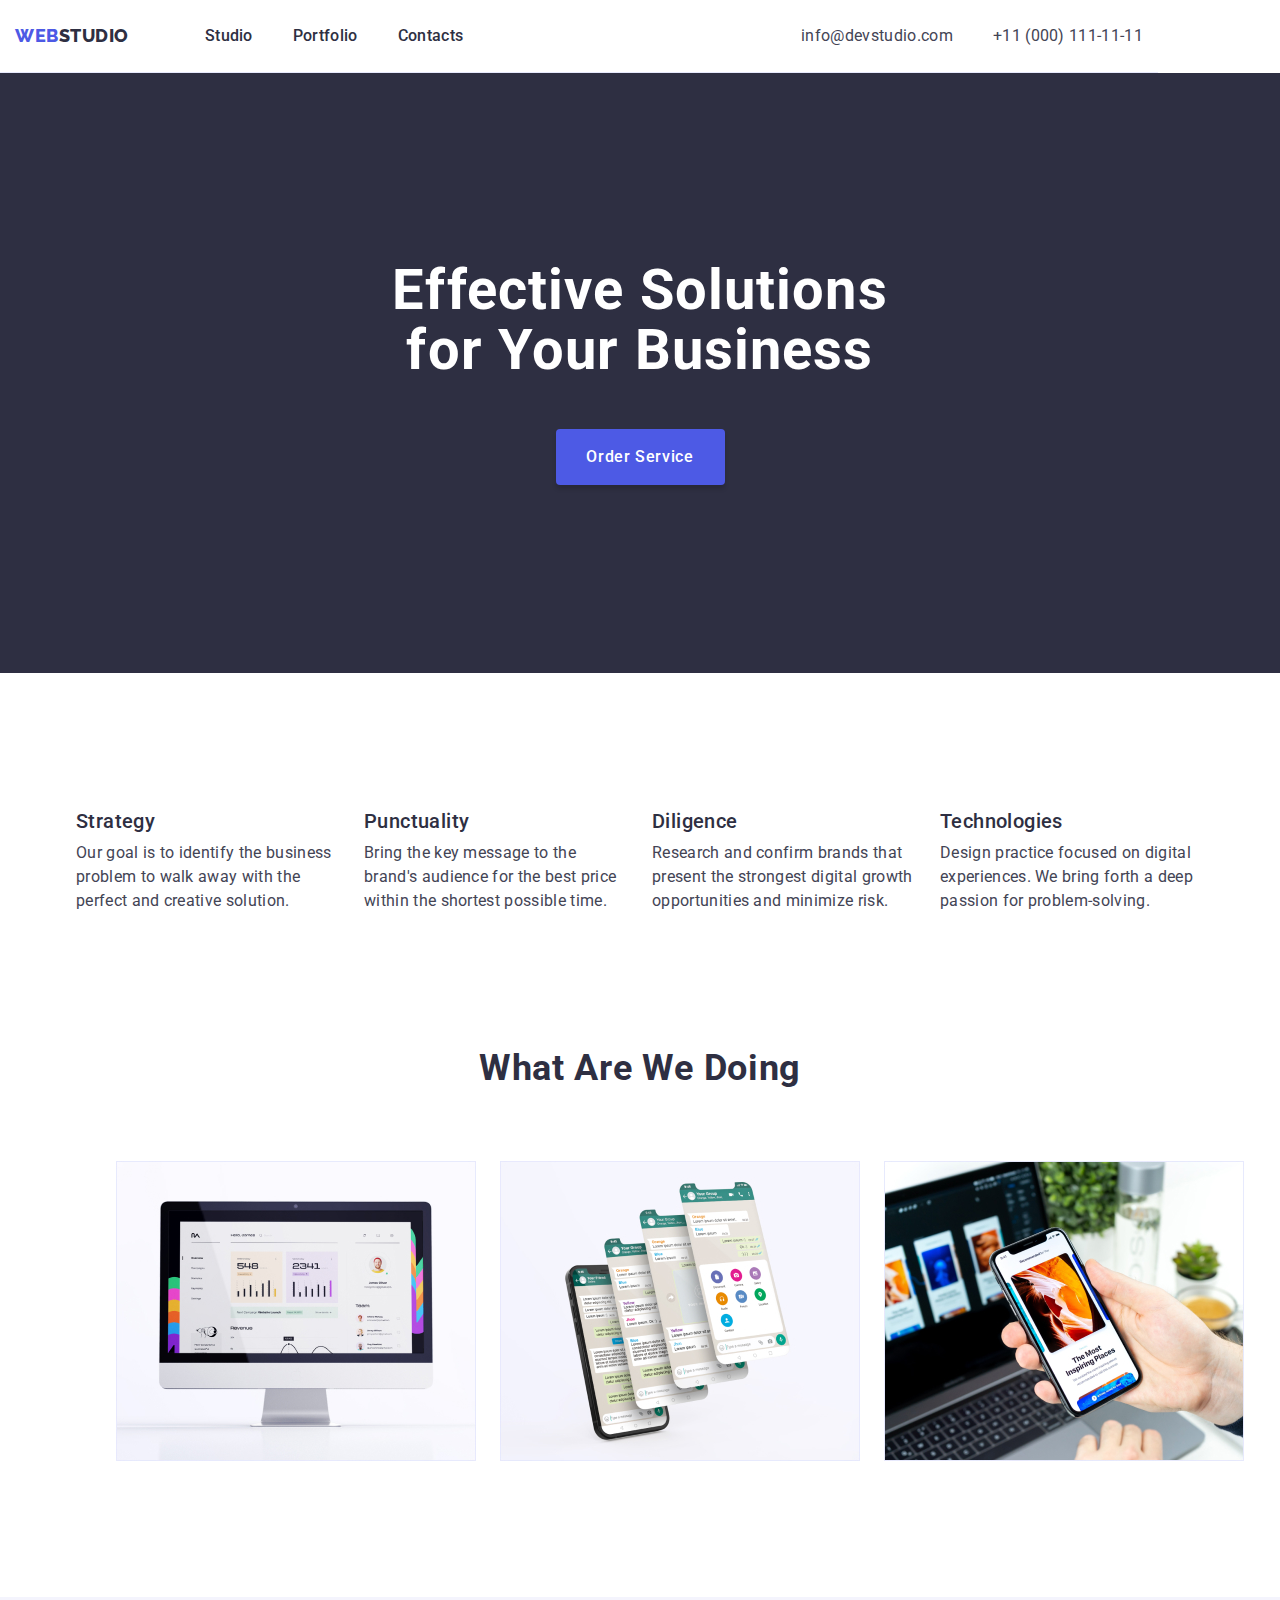
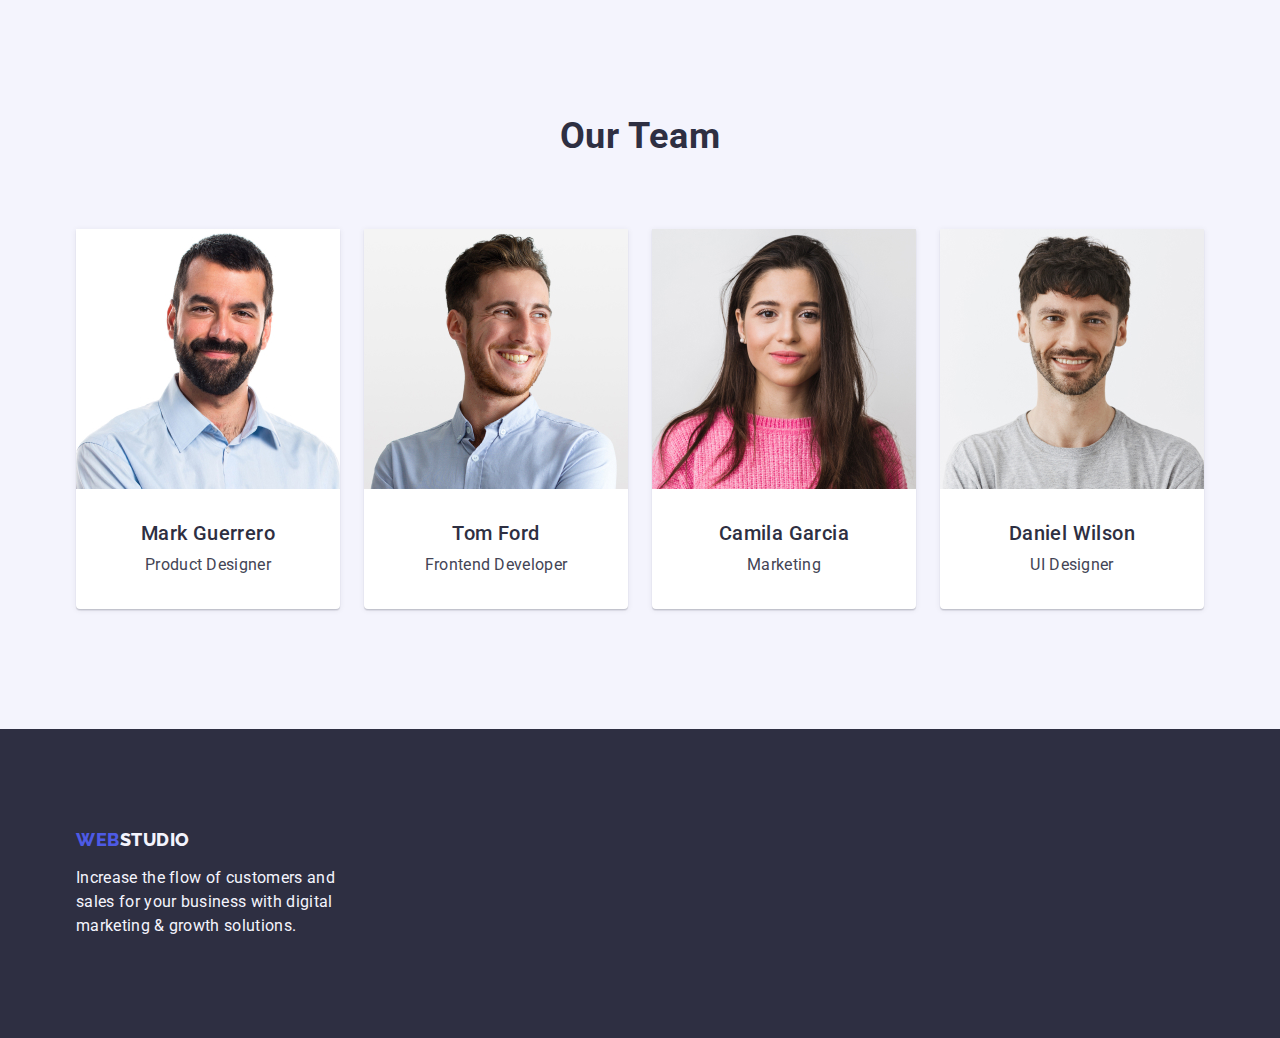
<file: index.html>
<!DOCTYPE html>
<html lang="en">
  <head>
    <meta charset="UTF-8" />
    <meta http-equiv="X-UA-Compatible" content="IE=edge" />
    <meta name="viewport" content="width=, initial-scale=1.0" />
    <title>Document</title>
    <!-- Font styles -->
    <link rel="preconnect" href="https://fonts.googleapis.com" />
    <link rel="preconnect" href="https://fonts.gstatic.com" crossorigin />
    <link
      href="https://fonts.googleapis.com/css2?family=Raleway:wght@800&family=Roboto:wght@400;500;700;900&display=swap"
      rel="stylesheet"
    />
    <!-- Normalise -->
    <link
      rel="stylesheet"
      href="https://cdn.jsdelivr.net/npm/modern-normalize@2.0.0/modern-normalize.min.css"
    />
    <!-- Custom Styles -->
    <link rel="stylesheet" href="./css/styles.css" />
  </head>
  <body>
    <!-- Header -->
    <header class="header">
      <div class="header-container container">
        <nav class="nav-container">
          <a class="logo link">Web<span class="logo-color">Studio</span> </a>
          <ul class="list header-nav-list">
            <li class="link header-nav-item">
              <a class="header-nav-item link" href="./index.html">Studio</a>
            </li>
            <li class="link header-nav-item">
              <a class="header-nav-item link" href="./portfolio.html"
                >Portfolio</a
              >
            </li>
            <li class="link header-nav-item">
              <a class="header-nav-item link" href="">Contacts</a>
            </li>
          </ul>
        </nav>
        <address class="adress">
          <ul class="header-adress list">
            <li>
              <a class="adress-a link" href="mailto:info@devstudio.com"
                >info@devstudio.com</a
              >
            </li>
            <li>
              <a class="adress-a link" href="tel:+110001111111"
                >+11 (000) 111-11-11</a
              >
            </li>
          </ul>
        </address>
      </div>
    </header>
    <main>
      <!-- Hero Section -->
      <section class="hero">
        <div class="container">
          <h1 class="main-title">Effective Solutions for Your Business</h1>
          <button type="button" class="btn">Order Service</button>
        </div>
      </section>
      <!-- 4 facts -->
      <section class="section-space">
        <div class="container">
          <h2 class="visually-hidden">features</h2>
          <ul class="list facts-list">
            <li class="facts-item">
              <h3 class="subtitle subtitle-facts">Strategy</h3>
              <p class="facts-desc">
                Our goal is to identify the business problem to walk away with
                the perfect and creative solution.
              </p>
            </li>
            <li class="facts-item">
              <h3 class="subtitle subtitle-facts">Punctuality</h3>
              <p class="facts-desc">
                Bring the key message to the brand's audience for the best price
                within the shortest possible time.
              </p>
            </li>
            <li class="facts-item">
              <h3 class="subtitle subtitle-facts">Diligence</h3>
              <p class="facts-desc">
                Research and confirm brands that present the strongest digital
                growth opportunities and minimize risk.
              </p>
            </li>
            <li class="facts-item">
              <h3 class="subtitle subtitle-facts">Technologies</h3>
              <p class="facts-desc">
                Design practice focused on digital experiences. We bring forth a
                deep passion for problem-solving.
              </p>
            </li>
          </ul>
        </div>
      </section>
      <!-- What are we doing  -->
      <section class="section-doing">
        <div class="container">
          <h2 class="section-title doing-title">What are we doing</h2>
          <ul class="doing-list list">
            <li class="doing-item">
              <img src="./images_for_hm1/img1.jpg" alt="computer" width="360" />
            </li>
            <li class="doing-item">
              <img src="./images_for_hm1/img2.jpg" alt="phone" width="360" />
            </li>
            <li class="doing-item">
              <img src="./images_for_hm1/img3.jpg" alt="both" width="360" />
            </li>
          </ul>
        </div>
      </section>
      <!-- Our Team -->
      <section class="team section-space">
        <div class="container">
          <h2 class="section-title team-title">Our Team</h2>
          <ul class="list team-list">
            <li class="team-item">
              <img
                src="./images_for_hm1/img4.jpg"
                alt="Mark Guererro"
                width="264"
              />
              <div class="team-card">
                <h3 class="subtitle team-subtitle">Mark Guerrero</h3>
                <p class="team-text">Product Designer</p>
              </div>
            </li>
            <li class="team-item">
              <img src="./images_for_hm1/img5.jpg" alt="Tom Ford" width="264" />
              <div class="team-card">
                <h3 class="subtitle team-subtitle">Tom Ford</h3>
                <p class="team-text">Frontend Developer</p>
              </div>
            </li>
            <li class="team-item">
              <img
                src="./images_for_hm1/img6.jpg"
                alt="Camila Garcia"
                width="264"
              />
              <div class="team-card">
                <h3 class="subtitle team-subtitle">Camila Garcia</h3>
                <p class="team-text">Marketing</p>
              </div>
            </li>
            <li class="team-item">
              <img
                src="./images_for_hm1/img7.jpg"
                alt="Daniel Wilson"
                width="264"
              />
              <div class="team-card">
                <h3 class="subtitle team-subtitle">Daniel Wilson</h3>
                <p class="team-text">UI Designer</p>
              </div>
            </li>
          </ul>
        </div>
      </section>
    </main>
    <footer class="footer">
      <div class="container">
        <a class="logo-footer link" href="./index.html"
          >Web<span class="logo-footer-color">Studio</span></a
        >
        <p class="footer-desc">
          Increase the flow of customers and sales for your business with
          digital marketing & growth solutions.
        </p>
      </div>
    </footer>
  </body>
</html>
</file>
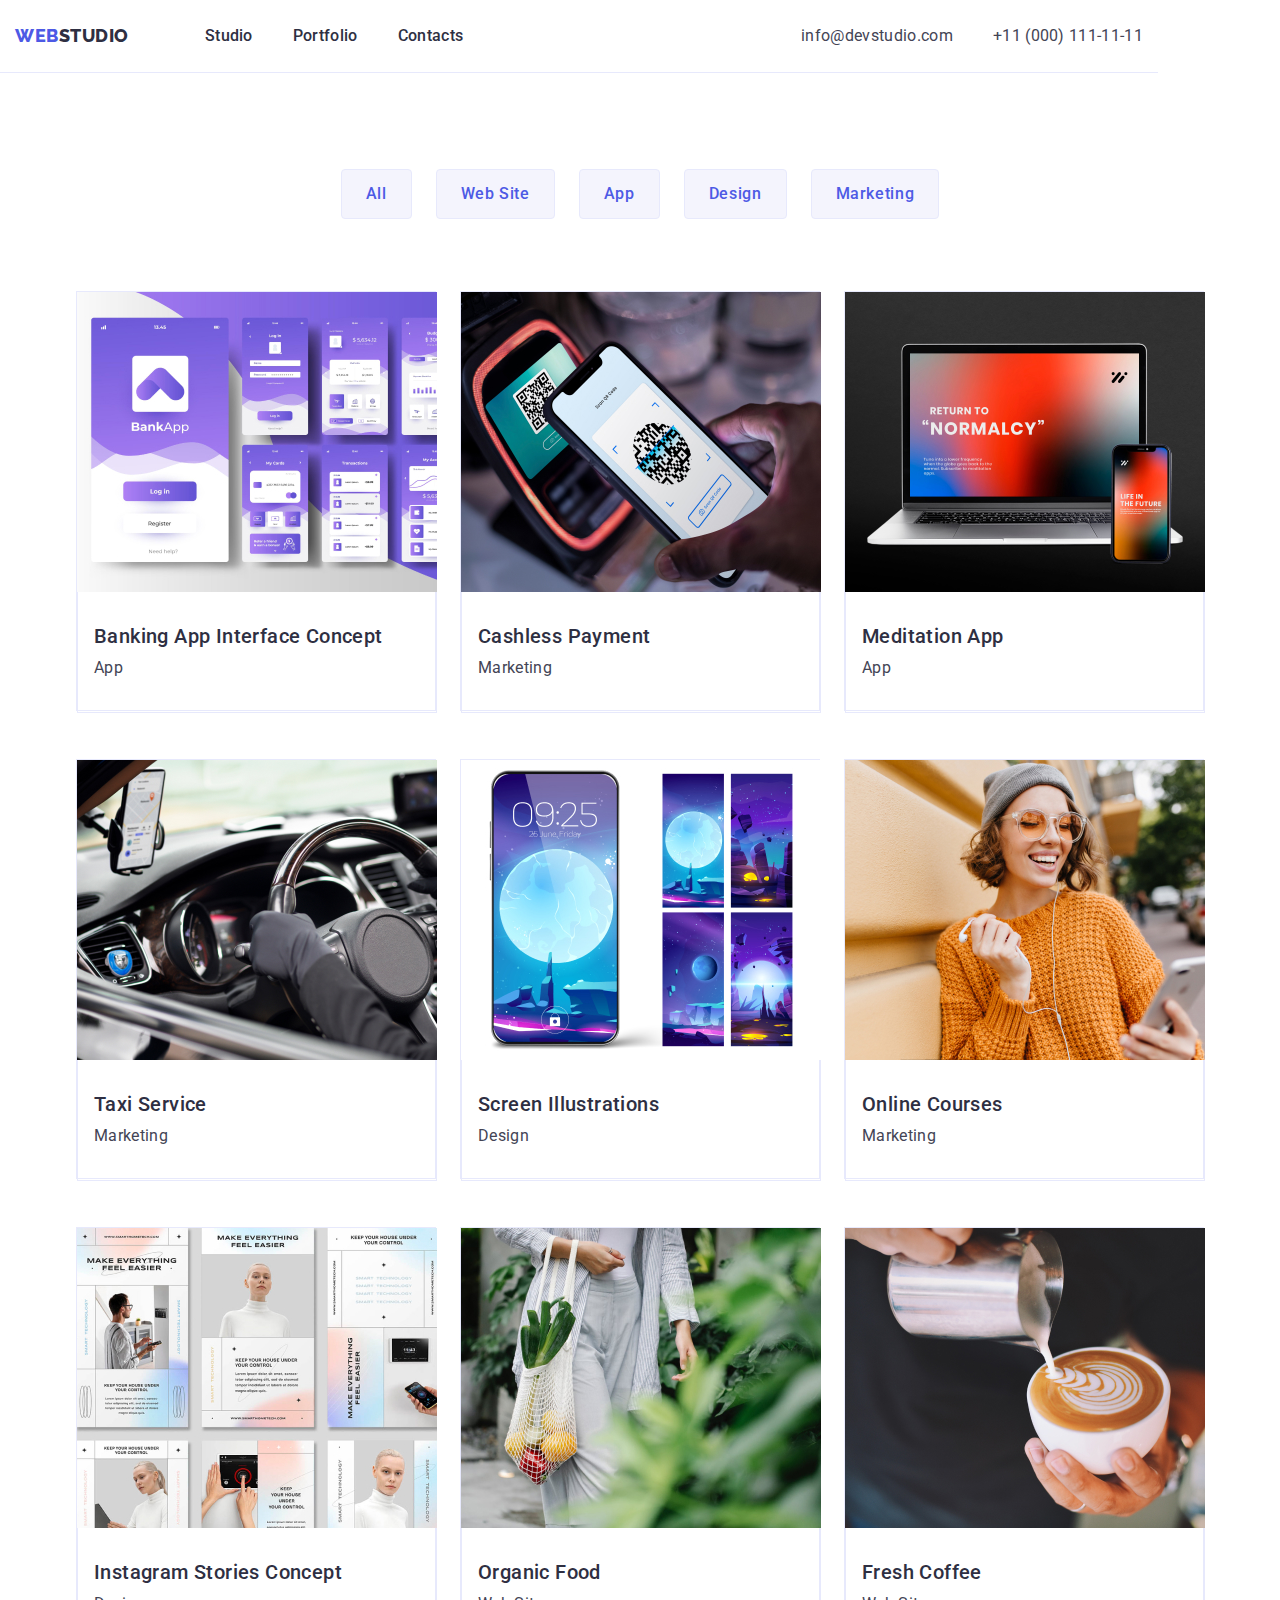
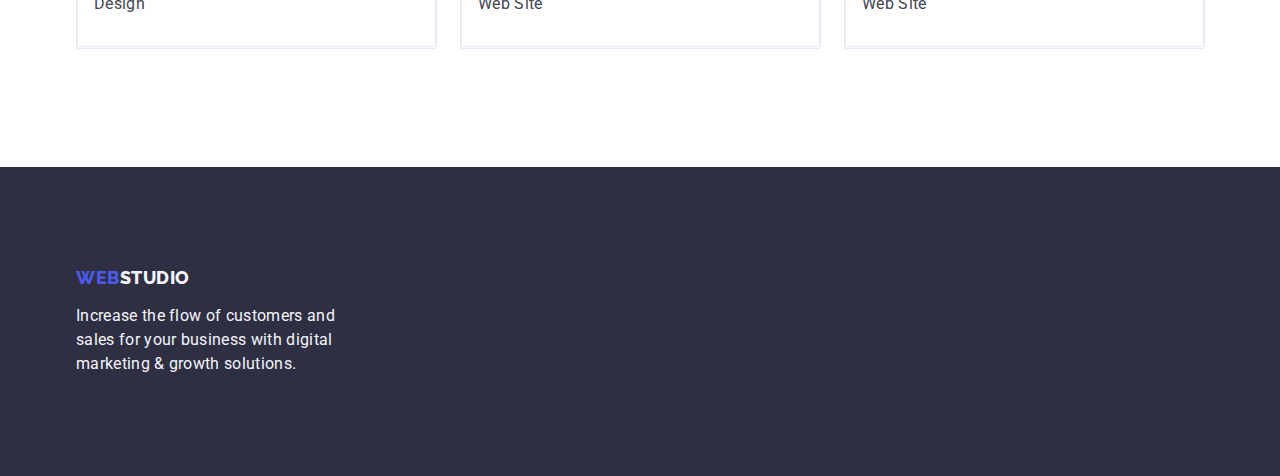
<file: portfolio.html>
<!DOCTYPE html>
<html lang="en">
  <head>
    <meta charset="UTF-8" />
    <meta http-equiv="X-UA-Compatible" content="IE=edge" />
    <meta name="viewport" content="width=device-width, initial-scale=1.0" />
    <title>Portfolio</title>
    <!-- Font Styles -->
    <link rel="preconnect" href="https://fonts.googleapis.com" />
    <link rel="preconnect" href="https://fonts.gstatic.com" crossorigin />
    <link
      href="https://fonts.googleapis.com/css2?family=Raleway:wght@800&family=Roboto:wght@400;500;700;900&display=swap"
      rel="stylesheet"
    />
    <!-- Normalise -->
    <link
      rel="stylesheet"
      href="https://cdn.jsdelivr.net/npm/modern-normalize@2.0.0/modern-normalize.min.css"
    />
    <!-- Custom Styles -->
    <link rel="stylesheet" href="./css/styles.css" />
  </head>
  <body>
    <!-- Header -->
    <header class="header">
      <div class="header-container container">
        <nav class="nav-container">
          <a class="logo link">Web<span class="logo-color">Studio</span> </a>
          <ul class="list header-nav-list">
            <li class="link header-nav-item">
              <a class="header-nav-item link" href="./index.html">Studio</a>
            </li>
            <li class="link header-nav-item">
              <a class="header-nav-item link" href="./portfolio.html"
                >Portfolio</a
              >
            </li>
            <li class="link header-nav-item">
              <a class="header-nav-item link" href="">Contacts</a>
            </li>
          </ul>
        </nav>
        <address class="adress">
          <ul class="header-adress list">
            <li>
              <a class="adress-a link" href="mailto:info@devstudio.com"
                >info@devstudio.com</a
              >
            </li>
            <li>
              <a class="adress-a link" href="tel:+110001111111"
                >+11 (000) 111-11-11</a
              >
            </li>
          </ul>
        </address>
      </div>
    </header>
    <main>
      <!-- Filter -->
      <section class="portfolio">
        <div class="container">
          <h1 class="visually-hidden">Articles</h1>
          <ul class="list filter-list">
            <li class="btn-item">
              <button class="btn-ptf" type="button">All</button>
            </li>
            <li class="btn-item">
              <button class="btn-ptf" type="button">Web Site</button>
            </li>
            <li class="btn-item">
              <button class="btn-ptf" type="button">App</button>
            </li>
            <li class="btn-item">
              <button class="btn-ptf" type="button">Design</button>
            </li>
            <li class="btn-item">
              <button class="btn-ptf" type="button">Marketing</button>
            </li>
          </ul>
          <!-- Main bit -->
          <ul class="list main-list">
            <li class="main-item">
              <a class="link" href="">
                <img
                  src="./images_for_hw2/img21.jpg"
                  alt="Banking App Interface
                Concept"
                  width="360"
                />
                <div class="main-text">
                  <h2 class="article-title">Banking App Interface Concept</h2>
                  <p class="article-text">App</p>
                </div></a
              >
            </li>
            <li class="main-item">
              <a class="link" href="">
                <img
                  src="./images_for_hw2/img22.jpg"
                  alt="Cashless Payment"
                  width="360"
                />
                <div class="main-text">
                  <h2 class="article-title">Cashless Payment</h2>
                  <p class="article-text">Marketing</p>
                </div></a
              >
            </li>
            <li class="main-item">
              <a class="link" href="">
                <img
                  src="./images_for_hw2/img23.jpg"
                  alt="Meditation App"
                  width="360"
                />
                <div class="main-text">
                  <h2 class="article-title">Meditation App</h2>
                  <p class="article-text">App</p>
                </div></a
              >
            </li>
            <li class="main-item">
              <a class="link" href="">
                <img
                  src="./images_for_hw2/img24.jpg"
                  alt="Taxi Service"
                  width="360"
                />
                <div class="main-text">
                  <h2 class="article-title">Taxi Service</h2>
                  <p class="article-text">Marketing</p>
                </div></a
              >
            </li>
            <li class="main-item">
              <a class="link" href="">
                <img
                  src="./images_for_hw2/img25.jpg"
                  alt="Screen Illustrations"
                  width="360"
                />
                <div class="main-text">
                  <h2 class="article-title">Screen Illustrations</h2>
                  <p class="article-text">Design</p>
                </div></a
              >
            </li>
            <li class="main-item">
              <a class="link" href="">
                <img
                  src="./images_for_hw2/img26.jpg"
                  alt="Online Courses"
                  width="360"
                />
                <div class="main-text">
                  <h2 class="article-title">Online Courses</h2>
                  <p class="article-text">Marketing</p>
                </div></a
              >
            </li>
            <li class="main-item">
              <a class="link" href="">
                <img
                  src="./images_for_hw2/img27.jpg"
                  alt="Instagram Stories Concept"
                  width="360"
                />
                <div class="main-text">
                  <h2 class="article-title">Instagram Stories Concept</h2>
                  <p class="article-text">Design</p>
                </div></a
              >
            </li>
            <li class="main-item">
              <a class="link" href="">
                <img
                  src="./images_for_hw2/img28.jpg"
                  alt="Organic Food"
                  width="360"
                />
                <div class="main-text">
                  <h2 class="article-title">Organic Food</h2>
                  <p class="article-text">Web Site</p>
                </div></a
              >
            </li>
            <li class="main-item">
              <a class="link" href="">
                <img
                  src="./images_for_hw2/img29.jpg"
                  alt="Fresh Coffee"
                  width="360"
                />
                <div class="main-text">
                  <h2 class="article-title">Fresh Coffee</h2>
                  <p class="article-text">Web Site</p>
                </div></a
              >
            </li>
          </ul>
        </div>
      </section>
    </main>
    <footer class="footer">
      <div class="container">
        <a class="logo-footer link" href="./index.html"
          >Web<span class="logo-footer-color">Studio</span></a
        >
        <p class="footer-desc">
          Increase the flow of customers and sales for your business with
          digital marketing & growth solutions.
        </p>
      </div>
    </footer>
  </body>
</html>
</file>
<file: css/styles.css>
:root {
  /* Colours */
  --color-iris: #4d5ae5;
  --color-ocean: #404bbf;
  --color-navy-blue: #2e2f42;
  --color-slate: #434455;
  --color-light-slate: #8e8f99;
  --color-cornflower: #e7e9fc;
  --color-cloud: #f4f4fd;
  --color-grey: #2e2f42;
  --color-white: #ffffff;
  --color-dairy: #fcfcfc;
  /* Fonts */
  --main-font: "Roboto", sans-serif;
  --logo-font: "Raleway", sans-serif;
}

/* Base styles */
body {
  font-size: 16px;
  font-family: var(--main-font);
  font-style: normal;
  font-weight: 400;
  line-height: 24px;
  letter-spacing: 0.02em;
  text-decoration: none;
  text-transform: none;
  color: var(--color-slate);
  background-color: #ffffff;
}
/* reset start */
h1,
h2,
h3,
h4,
h5,
h6,
p {
  margin: 0px;
}
img {
  display: block;
}
.section-title {
  font-size: 36px;
  font-weight: 700;
  line-height: 1.11;
  text-align: center;
  text-transform: capitalize;
  letter-spacing: 0.02em;

  color: var(--color-grey);
}
.subtitle {
  font-size: 20px;
  font-weight: 500;
  letter-spacing: 0.02em;
  color: var(--color-navy-blue);
}
.desc {
  font-weight: 500;
}
.list {
  list-style: none;
}
.link {
  text-decoration: none;
}
.container {
  width: 1158px;
  padding: 0 15px;
  margin: 0 auto;
}
.section-space {
  padding: 120px 0;
}
/* Header */
.header {
  border-bottom: 1px solid var(--cornflower, #e7e9fc);
  background: var(--white, #fff);
  width: 1158px;
}
.header-container {
  display: flex;
  align-items: center;
}
.nav-container {
  display: flex;
  align-items: center;
  margin-right: auto;
}
.logo {
  display: flex;
  padding: 24px 0;
  margin-right: 76px;
  font-family: var(--logo-font);
  font-style: normal;
  font-weight: 800;
  font-size: 18px;
  line-height: 1.17;
  letter-spacing: 0.03em;
  text-transform: uppercase;
  color: var(--color-iris);
}
.logo-color {
  color: var(--color-navy-blue);
}
.header-nav-list {
  padding-left: 0;
  margin: 0;
  display: flex;
  align-items: center;
  gap: 40px;
}
.header-nav-item {
  padding: 24px 0;
  font-weight: 500;
  font-size: 16px;
  line-height: 1.5;
  letter-spacing: 0.02em;
  color: var(--color-navy-blue);
}
.header-nav-item:hover,
.header-nav-item:focus {
  color: var(--color-ocean);
}
.header-adress {
  padding: 0;
  margin: 0;
  display: flex;
  gap: 40px;
}
.adress {
  display: flex;
  align-items: center;
  padding: 0;
}
.adress-a {
  padding: 0;
  margin: 0;
  font-style: normal;
  line-height: 1.5;
  letter-spacing: 0.02em;
  color: var(--color-slate);
}
.adress-a:hover,
.adress-a:focus {
  color: var(--color-iris);
}

/* Hero section */
.main-title {
  display: flex;
  align-items: center;
  text-align: center;
  width: 496px;
  margin: 0 auto;
  margin-bottom: 48px;
  font-size: 56px;
  font-weight: 700;
  line-height: 1.07;
  letter-spacing: 0.02em;
  color: var(--color-white);
  max-width: 496px;
}
.hero {
  background-color: var(--color-navy-blue);
  padding: 188px 0;
}
.btn {
  min-width: 169px;
  border: none;
  display: block;
  margin: 0 auto;
  width: 169px;
  height: 56px;
  font-family: inherit;
  font-size: 16px;
  line-height: 1.5;
  font-weight: 500;
  letter-spacing: 0.04em;
  color: var(--color-white);
  background-color: var(--color-iris);
  box-shadow: 0px 4px 4px rgba(0, 0, 0, 0.15);
  border-radius: 4px;
  cursor: pointer;
}
.btn:hover,
.btn:focus {
  color: var(--color-white);
  background-color: var(--color-ocean);
  cursor: pointer;
}

/* 4 facts */
.visually-hidden {
  position: absolute;
  width: 1px;
  height: 1px;
  margin: -1px;
  border: 0;
  white-space: nowrap;
  clip-path: inset(100%);
  clip: rect(0 0 0 0);
  overflow: hidden;
}
.facts-desc {
  width: 264px;
  line-height: 1.5;
  letter-spacing: 0.02em;
  color: var(--color-slate);
}
.facts-list {
  display: flex;
  padding: 0;
  gap: 24px;
}
.facts-item {
  flex-basis: calc(100%-72px) / 4;
}
.subtitle-facts {
  margin-bottom: 8px;
}

/* What are we doing */
.section-doing {
  padding-bottom: 120px;
}
.doing-title {
  margin-bottom: 72px;
}
.doing-list {
  display: flex;
  gap: 24px;
}
.doing-item {
  flex-basis: calc(100%-48px) / 3;
}

/* Our Team */

.team {
  background-color: var(--color-cloud);
}
.team-title {
  margin-bottom: 72px;
}
.team-subtitle {
  text-align: center;
  margin-bottom: 8px;
}
.team-list {
  margin: 0;
  padding: 0;
  display: flex;
  gap: 24px;
}
.team-item {
  flex-basis: calc(100%-72px) / 4;
  border-radius: 0px 0px 4px 4px;
  background: var(--white, #fff);
  box-shadow: 0px 2px 1px 0px rgba(46, 47, 66, 0.08),
    0px 1px 1px 0px rgba(46, 47, 66, 0.16),
    0px 1px 6px 0px rgba(46, 47, 66, 0.08);
  background-color: var(--color-white);
}
.team-text {
  text-align: center;
  font-size: 16px;
  line-height: 1.5;
}
.team-card {
  padding: 32px 16px;
}

/* Footer */
.footer {
  padding: 100px 0;
  background-color: var(--color-navy-blue);
}
.logo-footer {
  display: inline-block;
  margin-bottom: 16px;
  font-family: var(--logo-font);
  font-style: normal;
  font-weight: 800;
  font-size: 18px;
  line-height: 1.17;
  letter-spacing: 0.03em;
  text-transform: uppercase;
  color: var(--color-iris);
}
.logo-footer-color {
  color: var(--color-cloud);
}
.footer-desc {
  width: 264px;
  line-height: 24px;
  color: var(--color-cloud);
}

/* Portfolio */
.portfolio {
  padding-top: 96px;
  padding-bottom: 120px;
}

/* Filter */
.filter-list {
  display: flex;
  align-items: center;
  justify-content: center;
  gap: 24px;
  padding: 0;
  margin-top: 0;
  margin-bottom: 72px;
}
.visually-hidden {
  margin: -1px;
  border: 0;
  white-space: nowrap;
  clip-path: inset(100%);
  clip: rect(0 0 0 0);
  overflow: hidden;
}
.btn-ptf {
  border-radius: 4px;
  border: 1px solid var(--cornflower, #e7e9fc);
  background: var(--cloud, #f4f4fd);
  padding: 12px 24px;
  font-family: "Roboto", sans-serif;
  font-weight: 500;
  font-size: 16px;
  line-height: 1.5;
  letter-spacing: 0.04em;
  color: var(--color-iris);
  background-color: var(--color-cloud);
  border: 1px solid;
  border-color: var(--color-cornflower);
}
.btn-ptf:hover,
.btn-ptf:focus {
  color: var(--color-white);
  background-color: var(--color-ocean);
  cursor: pointer;
  border-radius: 4px;
  border: 1px solid var(--cornflower, #e7e9fc);
  border: 1px solid transparent;
}
/* Main Bit */
.main-list {
  display: flex;
  flex-basis: calc(100%-48px) / 3;
  width: 1128px;
  flex-wrap: wrap;
  padding: 0;
  margin: 0;
  row-gap: 48px;
  column-gap: 24px;
}
.main-item {
  border: 1px solid var(--cornflower, #e7e9fc);
  background: var(--white, #fff);
  display: flex;
  width: 360px;
  height: 420px;
  padding-bottom: 0px;
  flex-direction: column;
  align-items: flex-start;
  gap: 32px;
  flex-shrink: 0;
}
.main-text {
  padding: 32px 16px;
  border: 1px solid #e7e9fc;
  border-top: none;
}

.article {
  background: var(--color-white);
  border: 1px solid;
  border-color: var(--color-cornflower);
}
.article-title {
  padding: 0;
  margin-bottom: 8px;
  font-size: 20px;
  line-height: 1.2;
  font-weight: 500;
  letter-spacing: 0.02em;
  color: var(--color-navy-blue);
}
.article-text {
  padding: 0;
  font-size: 16px;
  line-height: 1.5;
  letter-spacing: 0.02em;
  color: var(--color-slate);
}
</file>
